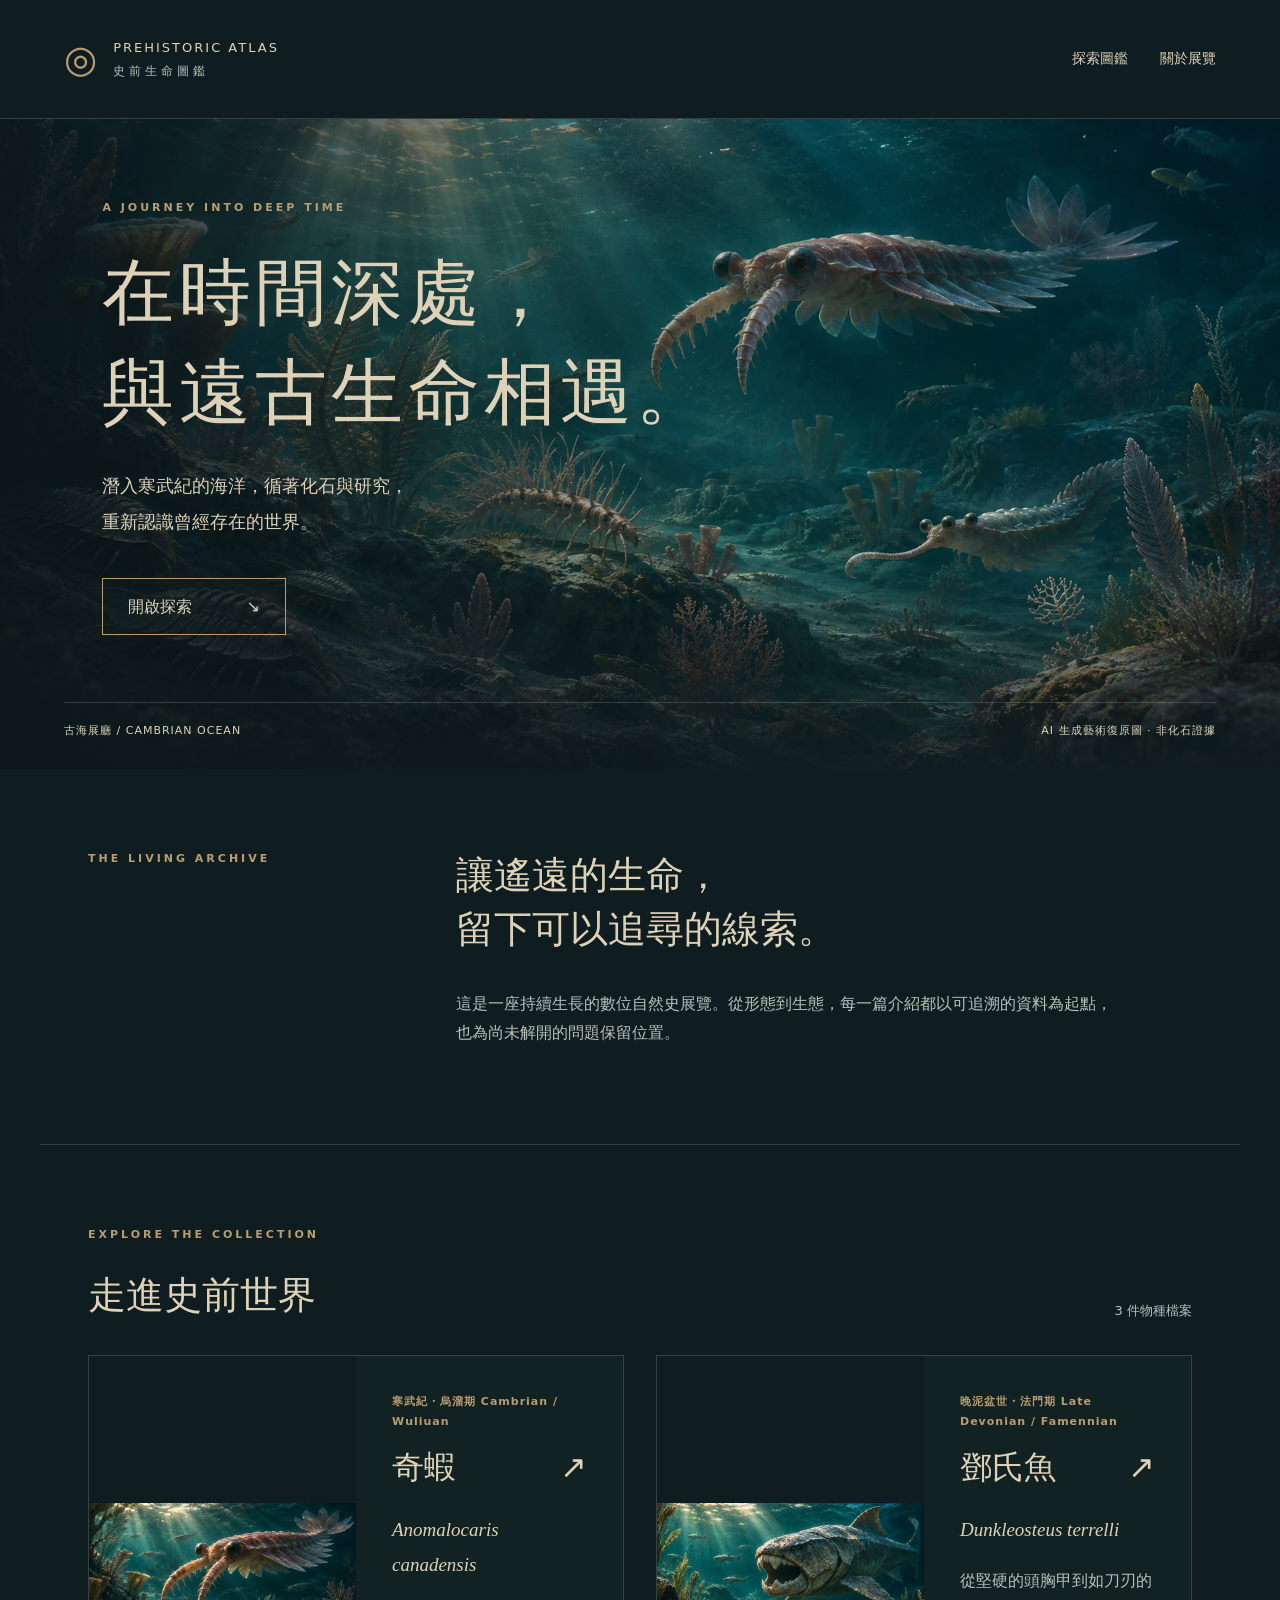
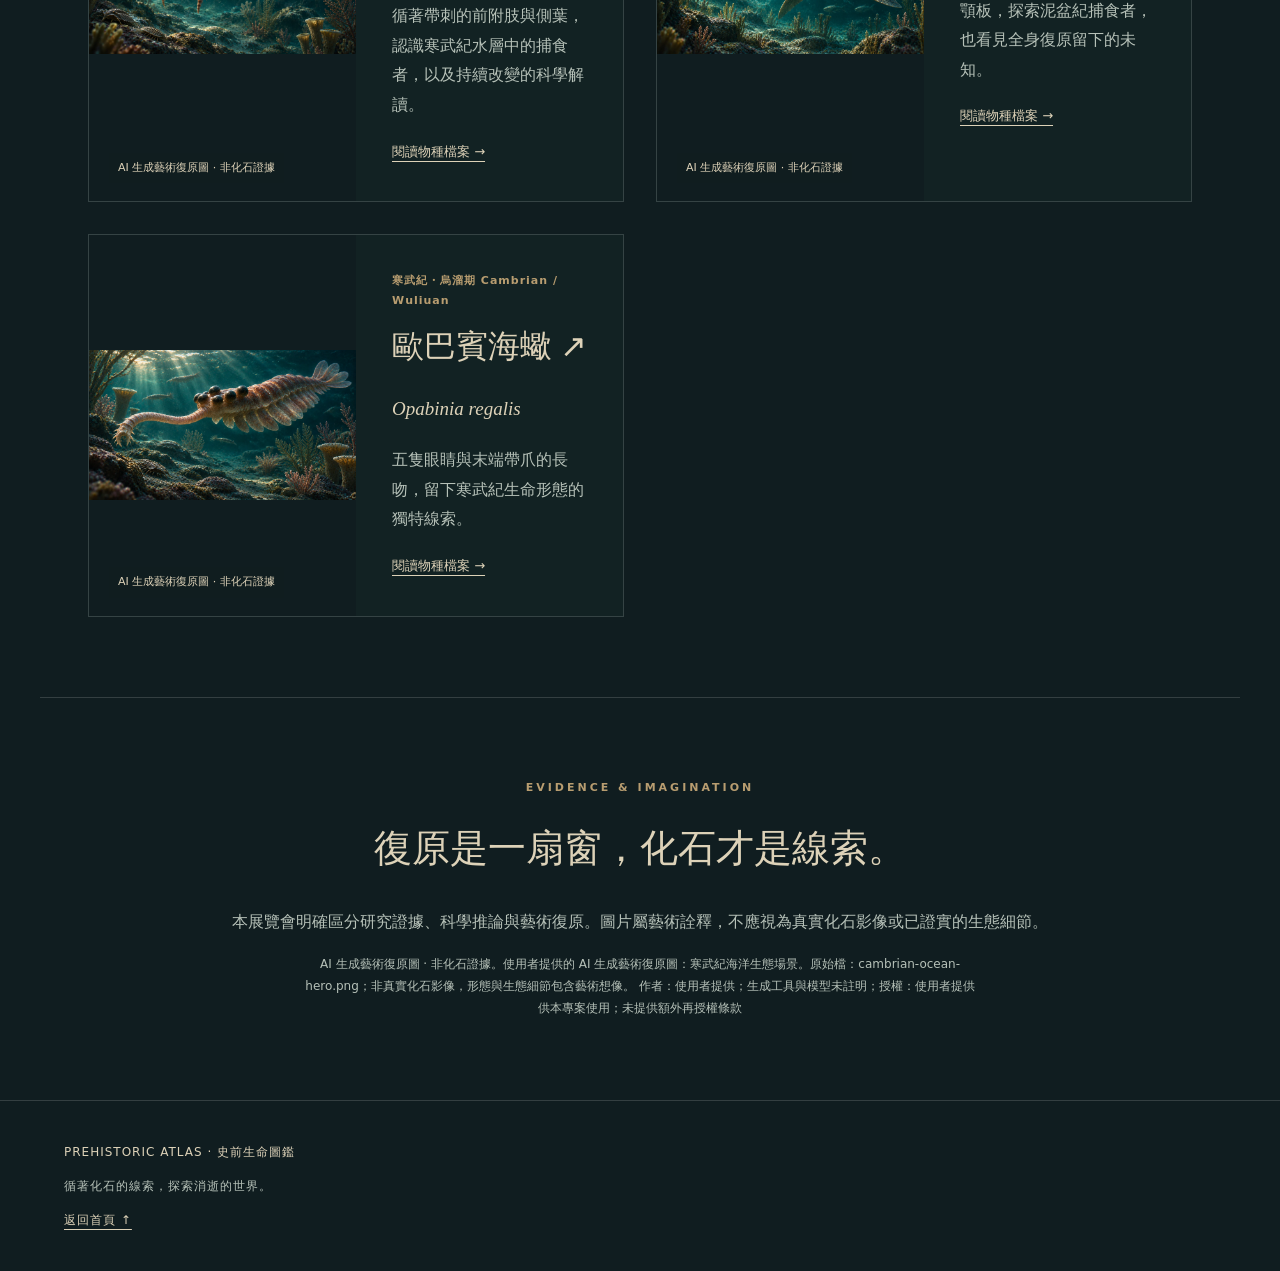
<file: index.html>
<!doctype html>
<html lang="zh-Hant"><head><meta charset="utf-8"><meta name="viewport" content="width=device-width, initial-scale=1"><meta name="description" content="以可追溯的科學資料，探索史前生命與古海世界。"><title>探索遠古海洋 | 史前生命圖鑑</title><link rel="stylesheet" href="assets/css/style.css?v=20261115-final"></head>
<body><a class="skip" href="#main">跳至主要內容</a><header class="site-header"><a class="brand" href="index.html"><span class="brand-mark" aria-hidden="true">◎</span><span>PREHISTORIC ATLAS<small>史前生命圖鑑</small></span></a><nav aria-label="主要導覽"><a href="index.html#exhibition">探索圖鑑</a><a href="index.html#about">關於展覽</a></nav></header>
<main id="main"><section class="hero home-hero"><img class="media" src="assets/images/cambrian-ocean-hero.webp" alt="寒武紀海洋生態環境藝術復原"><div class="hero-content"><p class="eyebrow">A JOURNEY INTO DEEP TIME</p><h1>在時間深處，<br>與遠古生命相遇。</h1><p class="lead">潛入寒武紀的海洋，循著化石與研究，<br class="desktop">重新認識曾經存在的世界。</p><a class="button" href="#exhibition">開啟探索 <span aria-hidden="true">↘</span></a></div><div class="hero-caption"><span>古海展廳 / CAMBRIAN OCEAN</span><span>AI 生成藝術復原圖 · 非化石證據</span></div></section>
<section class="intro wrap" id="about"><p class="eyebrow">THE LIVING ARCHIVE</p><div><h2>讓遙遠的生命，<br>留下可以追尋的線索。</h2><p>這是一座持續生長的數位自然史展覽。從形態到生態，每一篇介紹都以可追溯的資料為起點，也為尚未解開的問題保留位置。</p></div></section>
<section class="exhibition wrap" id="exhibition"><div class="section-heading"><div><p class="eyebrow">EXPLORE THE COLLECTION</p><h2>走進史前世界</h2></div><span>3 件物種檔案</span></div><div class="cards"><article class="card"><a href="pages/anomalocaris-canadensis.html" class="card-image" aria-label="探索奇蝦"><img class="media" src="assets/images/anomalocaris-canadensis-hero.webp" alt="奇蝦環境藝術復原"><span class="image-label">AI 生成藝術復原圖 · 非化石證據</span></a><div class="card-body"><p class="eyebrow">寒武紀・烏溜期 Cambrian / Wuliuan</p><h3><a href="pages/anomalocaris-canadensis.html">奇蝦 <span aria-hidden="true">↗</span></a></h3><p class="latin"><i>Anomalocaris canadensis</i></p><p>循著帶刺的前附肢與側葉，認識寒武紀水層中的捕食者，以及持續改變的科學解讀。</p><a class="text-link" href="pages/anomalocaris-canadensis.html">閱讀物種檔案 →</a></div></article>
<article class="card"><a href="pages/dunkleosteus-terrelli.html" class="card-image" aria-label="探索鄧氏魚"><img class="media" src="assets/images/dunkleosteus-terrelli-hero.webp" alt="鄧氏魚環境藝術復原"><span class="image-label">AI 生成藝術復原圖 · 非化石證據</span></a><div class="card-body"><p class="eyebrow">晚泥盆世・法門期 Late Devonian / Famennian</p><h3><a href="pages/dunkleosteus-terrelli.html">鄧氏魚 <span aria-hidden="true">↗</span></a></h3><p class="latin"><i>Dunkleosteus terrelli</i></p><p>從堅硬的頭胸甲到如刀刃的顎板，探索泥盆紀捕食者，也看見全身復原留下的未知。</p><a class="text-link" href="pages/dunkleosteus-terrelli.html">閱讀物種檔案 →</a></div></article>
<article class="card"><a href="pages/opabinia-regalis.html" class="card-image" aria-label="探索歐巴賓海蠍"><img class="media" src="assets/images/opabinia-regalis-hero.webp" alt="歐巴賓海蠍環境藝術復原"><span class="image-label">AI 生成藝術復原圖 · 非化石證據</span></a><div class="card-body"><p class="eyebrow">寒武紀・烏溜期 Cambrian / Wuliuan</p><h3><a href="pages/opabinia-regalis.html">歐巴賓海蠍 <span aria-hidden="true">↗</span></a></h3><p class="latin"><i>Opabinia regalis</i></p><p>五隻眼睛與末端帶爪的長吻，留下寒武紀生命形態的獨特線索。</p><a class="text-link" href="pages/opabinia-regalis.html">閱讀物種檔案 →</a></div></article>
</div></section>
<section class="closing wrap"><p class="eyebrow">EVIDENCE & IMAGINATION</p><h2>復原是一扇窗，化石才是線索。</h2><p>本展覽會明確區分研究證據、科學推論與藝術復原。圖片屬藝術詮釋，不應視為真實化石影像或已證實的生態細節。</p><p class="image-disclosure">AI 生成藝術復原圖 · 非化石證據。使用者提供的 AI 生成藝術復原圖：寒武紀海洋生態場景。原始檔：cambrian-ocean-hero.png；非真實化石影像，形態與生態細節包含藝術想像。 作者：使用者提供；生成工具與模型未註明；授權：使用者提供供本專案使用；未提供額外再授權條款</p></section>
</main><footer><span>PREHISTORIC ATLAS · 史前生命圖鑑</span><p>循著化石的線索，探索消逝的世界。</p><a href="index.html">返回首頁 ↑</a></footer></body></html>
</file>
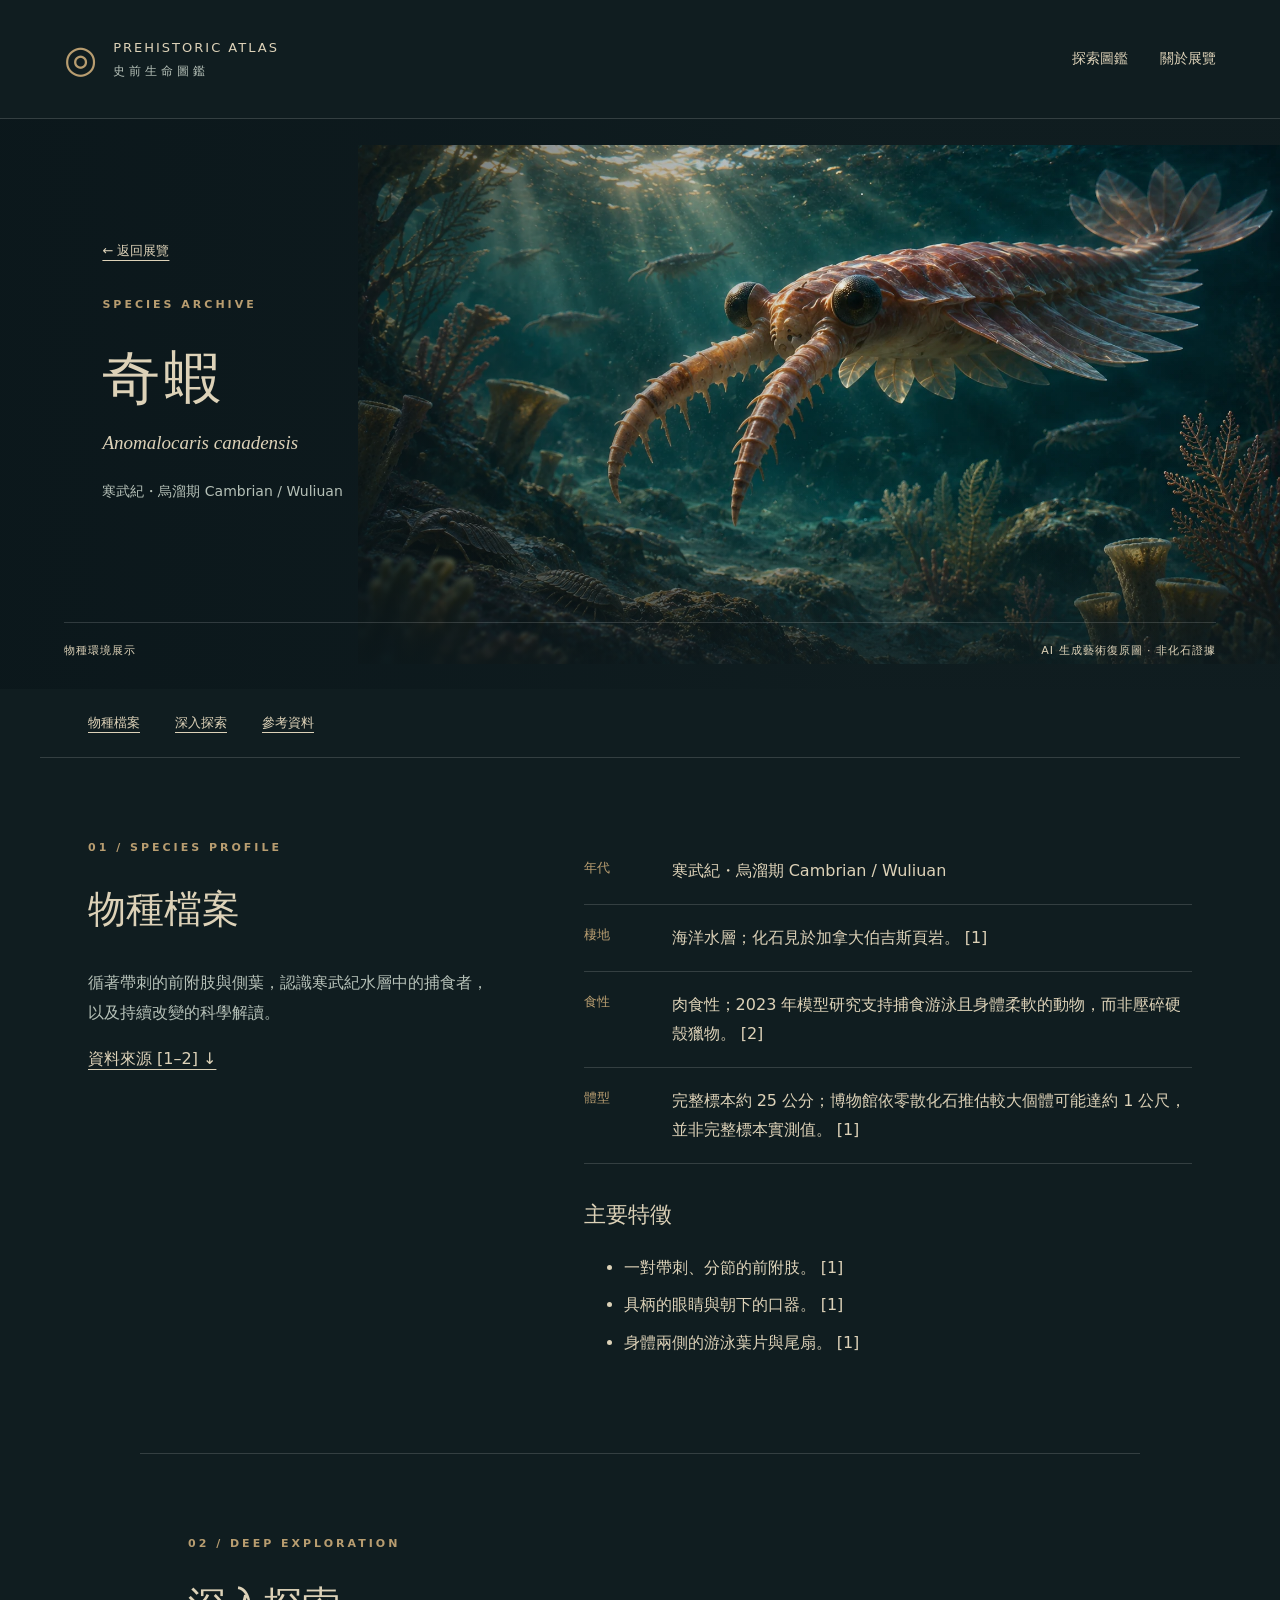
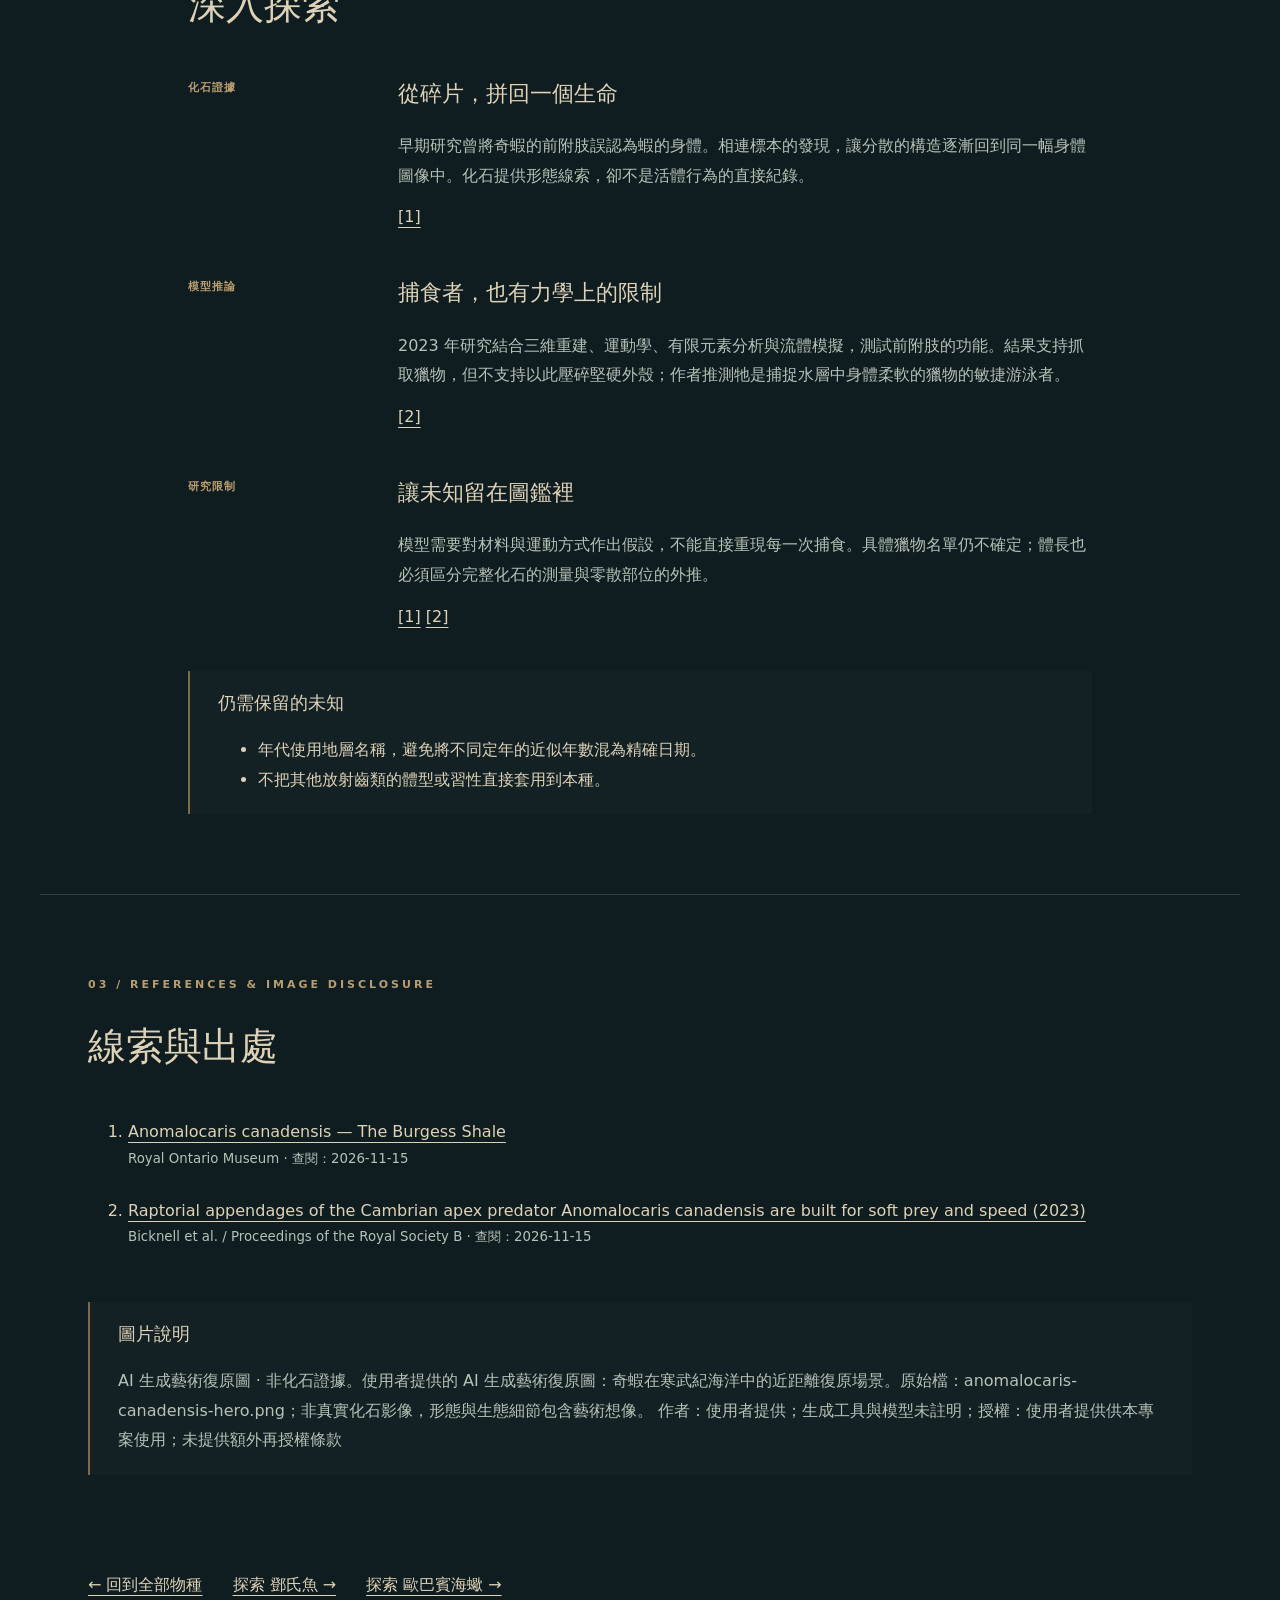
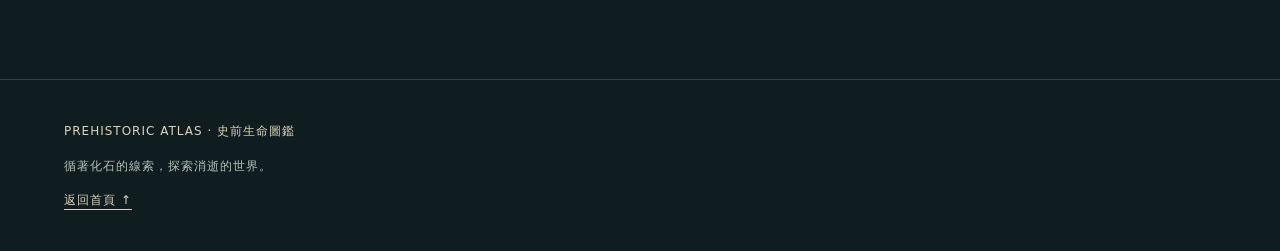
<file: pages/anomalocaris-canadensis.html>
<!doctype html>
<html lang="zh-Hant"><head><meta charset="utf-8"><meta name="viewport" content="width=device-width, initial-scale=1"><meta name="description" content="循著帶刺的前附肢與側葉，認識寒武紀水層中的捕食者，以及持續改變的科學解讀。"><title>奇蝦 | 史前生命圖鑑</title><link rel="stylesheet" href="../assets/css/style.css?v=20261115-final"></head>
<body><a class="skip" href="#main">跳至主要內容</a><header class="site-header"><a class="brand" href="../index.html"><span class="brand-mark" aria-hidden="true">◎</span><span>PREHISTORIC ATLAS<small>史前生命圖鑑</small></span></a><nav aria-label="主要導覽"><a href="../index.html#exhibition">探索圖鑑</a><a href="../index.html#about">關於展覽</a></nav></header>
<main id="main"><section class="hero species-hero"><img class="media" src="../assets/images/anomalocaris-canadensis-hero.webp" alt="奇蝦環境藝術復原"><div class="hero-content"><a class="back" href="../index.html#exhibition">← 返回展覽</a><p class="eyebrow">SPECIES ARCHIVE</p><h1>奇蝦</h1><p class="latin"><i>Anomalocaris canadensis</i></p><p class="period">寒武紀・烏溜期 Cambrian / Wuliuan</p></div><div class="hero-caption"><span>物種環境展示</span><span>AI 生成藝術復原圖 · 非化石證據</span></div></section>
<nav class="section-nav wrap" aria-label="本頁章節"><a href="#profile">物種檔案</a><a href="#exploration">深入探索</a><a href="#references">參考資料</a></nav>
<section class="profile wrap" id="profile"><div><p class="eyebrow">01 / SPECIES PROFILE</p><h2>物種檔案</h2><p>循著帶刺的前附肢與側葉，認識寒武紀水層中的捕食者，以及持續改變的科學解讀。</p><a href="#references">資料來源 [1–2] ↓</a></div><div><dl><div><dt>年代</dt><dd>寒武紀・烏溜期 Cambrian / Wuliuan</dd></div><div><dt>棲地</dt><dd>海洋水層；化石見於加拿大伯吉斯頁岩。 [1]</dd></div><div><dt>食性</dt><dd>肉食性；2023 年模型研究支持捕食游泳且身體柔軟的動物，而非壓碎硬殼獵物。 [2]</dd></div><div><dt>體型</dt><dd>完整標本約 25 公分；博物館依零散化石推估較大個體可能達約 1 公尺，並非完整標本實測值。 [1]</dd></div></dl><h3>主要特徵</h3><ul><li>一對帶刺、分節的前附肢。 [1]</li><li>具柄的眼睛與朝下的口器。 [1]</li><li>身體兩側的游泳葉片與尾扇。 [1]</li></ul></div></section>
<section class="exploration wrap" id="exploration"><p class="eyebrow">02 / DEEP EXPLORATION</p><h2>深入探索</h2><article class="story"><p class="eyebrow">化石證據</p><div><h3>從碎片，拼回一個生命</h3><p>早期研究曾將奇蝦的前附肢誤認為蝦的身體。相連標本的發現，讓分散的構造逐漸回到同一幅身體圖像中。化石提供形態線索，卻不是活體行為的直接紀錄。</p><a href="#source-1">[1]</a></div></article><article class="story"><p class="eyebrow">模型推論</p><div><h3>捕食者，也有力學上的限制</h3><p>2023 年研究結合三維重建、運動學、有限元素分析與流體模擬，測試前附肢的功能。結果支持抓取獵物，但不支持以此壓碎堅硬外殼；作者推測牠是捕捉水層中身體柔軟的獵物的敏捷游泳者。</p><a href="#source-2">[2]</a></div></article><article class="story"><p class="eyebrow">研究限制</p><div><h3>讓未知留在圖鑑裡</h3><p>模型需要對材料與運動方式作出假設，不能直接重現每一次捕食。具體獵物名單仍不確定；體長也必須區分完整化石的測量與零散部位的外推。</p><a href="#source-1">[1]</a> <a href="#source-2">[2]</a></div></article><div class="note"><h3>仍需保留的未知</h3><ul><li>年代使用地層名稱，避免將不同定年的近似年數混為精確日期。</li><li>不把其他放射齒類的體型或習性直接套用到本種。</li></ul></div></section>
<section class="references wrap" id="references"><p class="eyebrow">03 / REFERENCES & IMAGE DISCLOSURE</p><h2>線索與出處</h2><ol><li id="source-1"><a href="https://burgess-shale.rom.on.ca/fossils/anomalocaris-canadensis/">Anomalocaris canadensis — The Burgess Shale</a><small>Royal Ontario Museum · 查閱：2026-11-15</small></li><li id="source-2"><a href="https://pubmed.ncbi.nlm.nih.gov/37403497/">Raptorial appendages of the Cambrian apex predator Anomalocaris canadensis are built for soft prey and speed (2023)</a><small>Bicknell et al. / Proceedings of the Royal Society B · 查閱：2026-11-15</small></li></ol><div class="note"><h3>圖片說明</h3><p>AI 生成藝術復原圖 · 非化石證據。使用者提供的 AI 生成藝術復原圖：奇蝦在寒武紀海洋中的近距離復原場景。原始檔：anomalocaris-canadensis-hero.png；非真實化石影像，形態與生態細節包含藝術想像。 作者：使用者提供；生成工具與模型未註明；授權：使用者提供供本專案使用；未提供額外再授權條款</p></div></section><nav class="other-species wrap" aria-label="繼續探索"><a href="../index.html#exhibition">← 回到全部物種</a><a href="dunkleosteus-terrelli.html">探索 鄧氏魚 →</a><a href="opabinia-regalis.html">探索 歐巴賓海蠍 →</a></nav>
</main><footer><span>PREHISTORIC ATLAS · 史前生命圖鑑</span><p>循著化石的線索，探索消逝的世界。</p><a href="../index.html">返回首頁 ↑</a></footer></body></html>
</file>
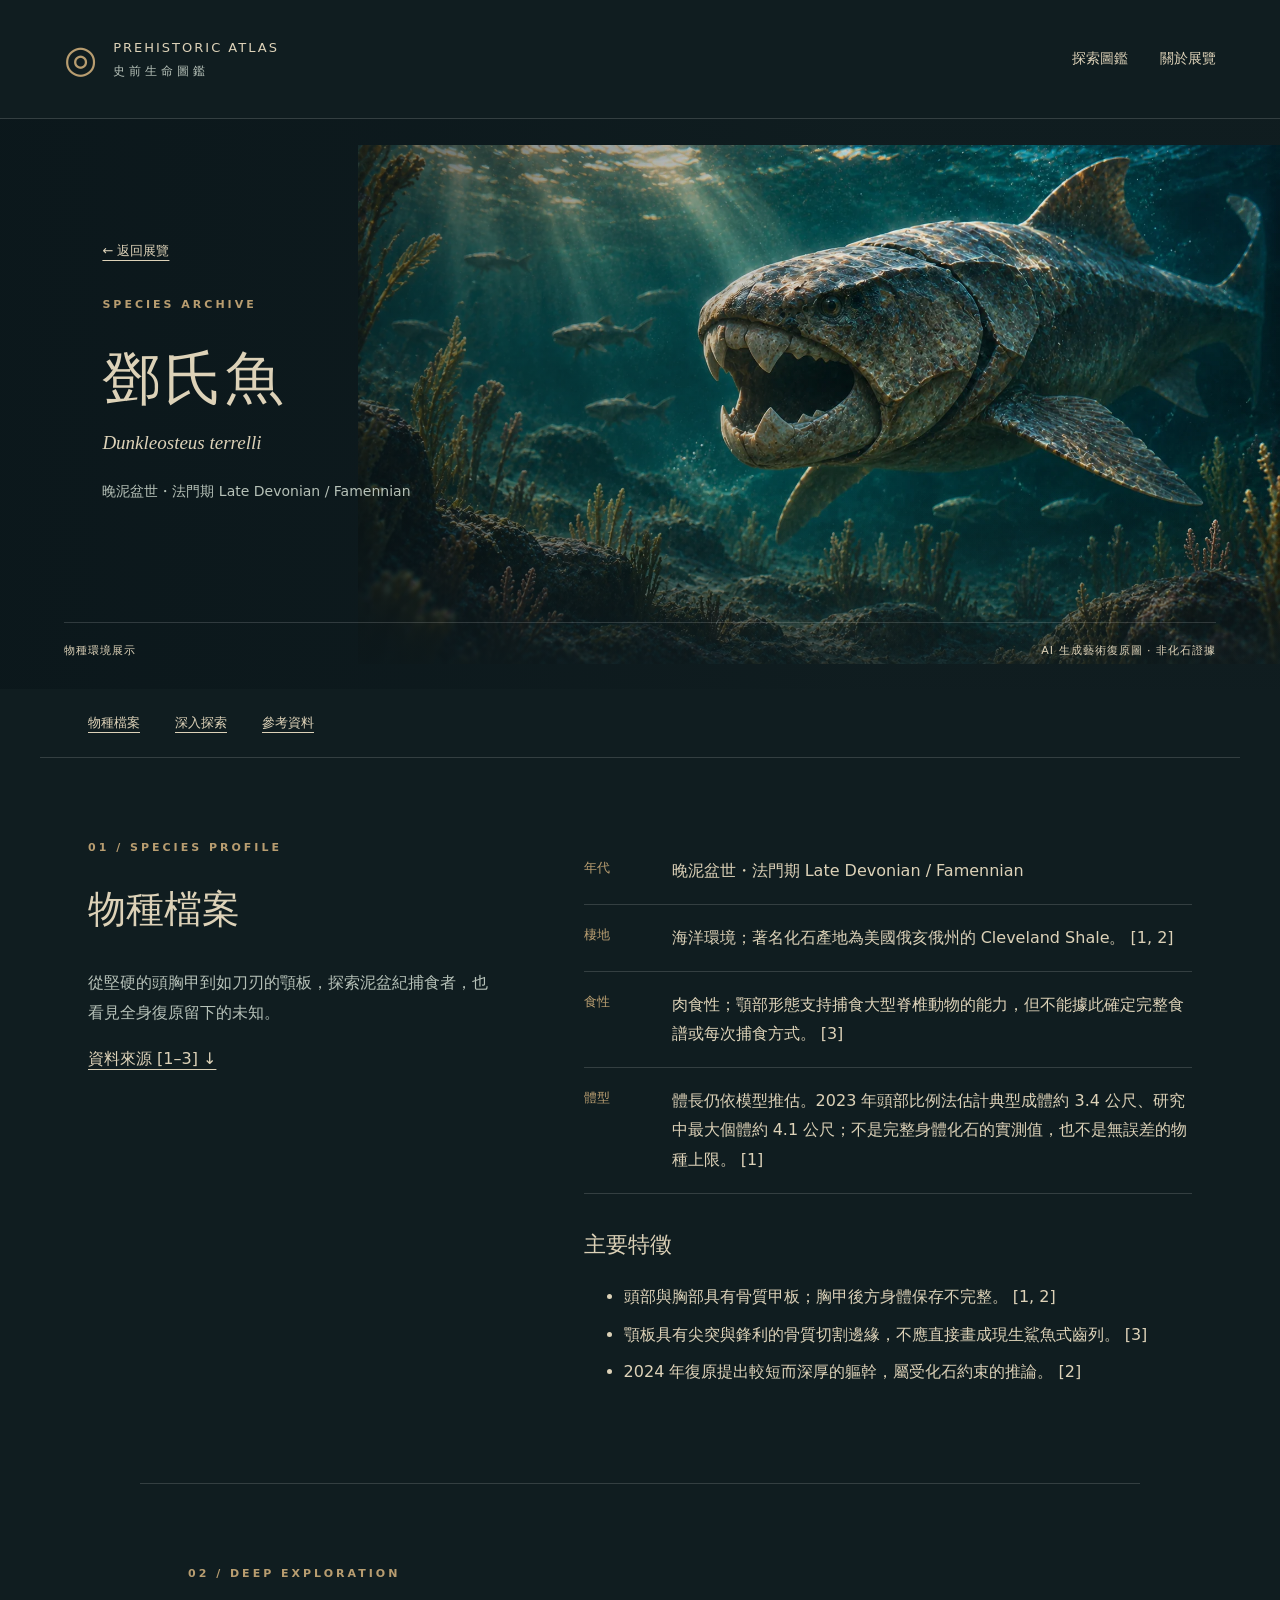
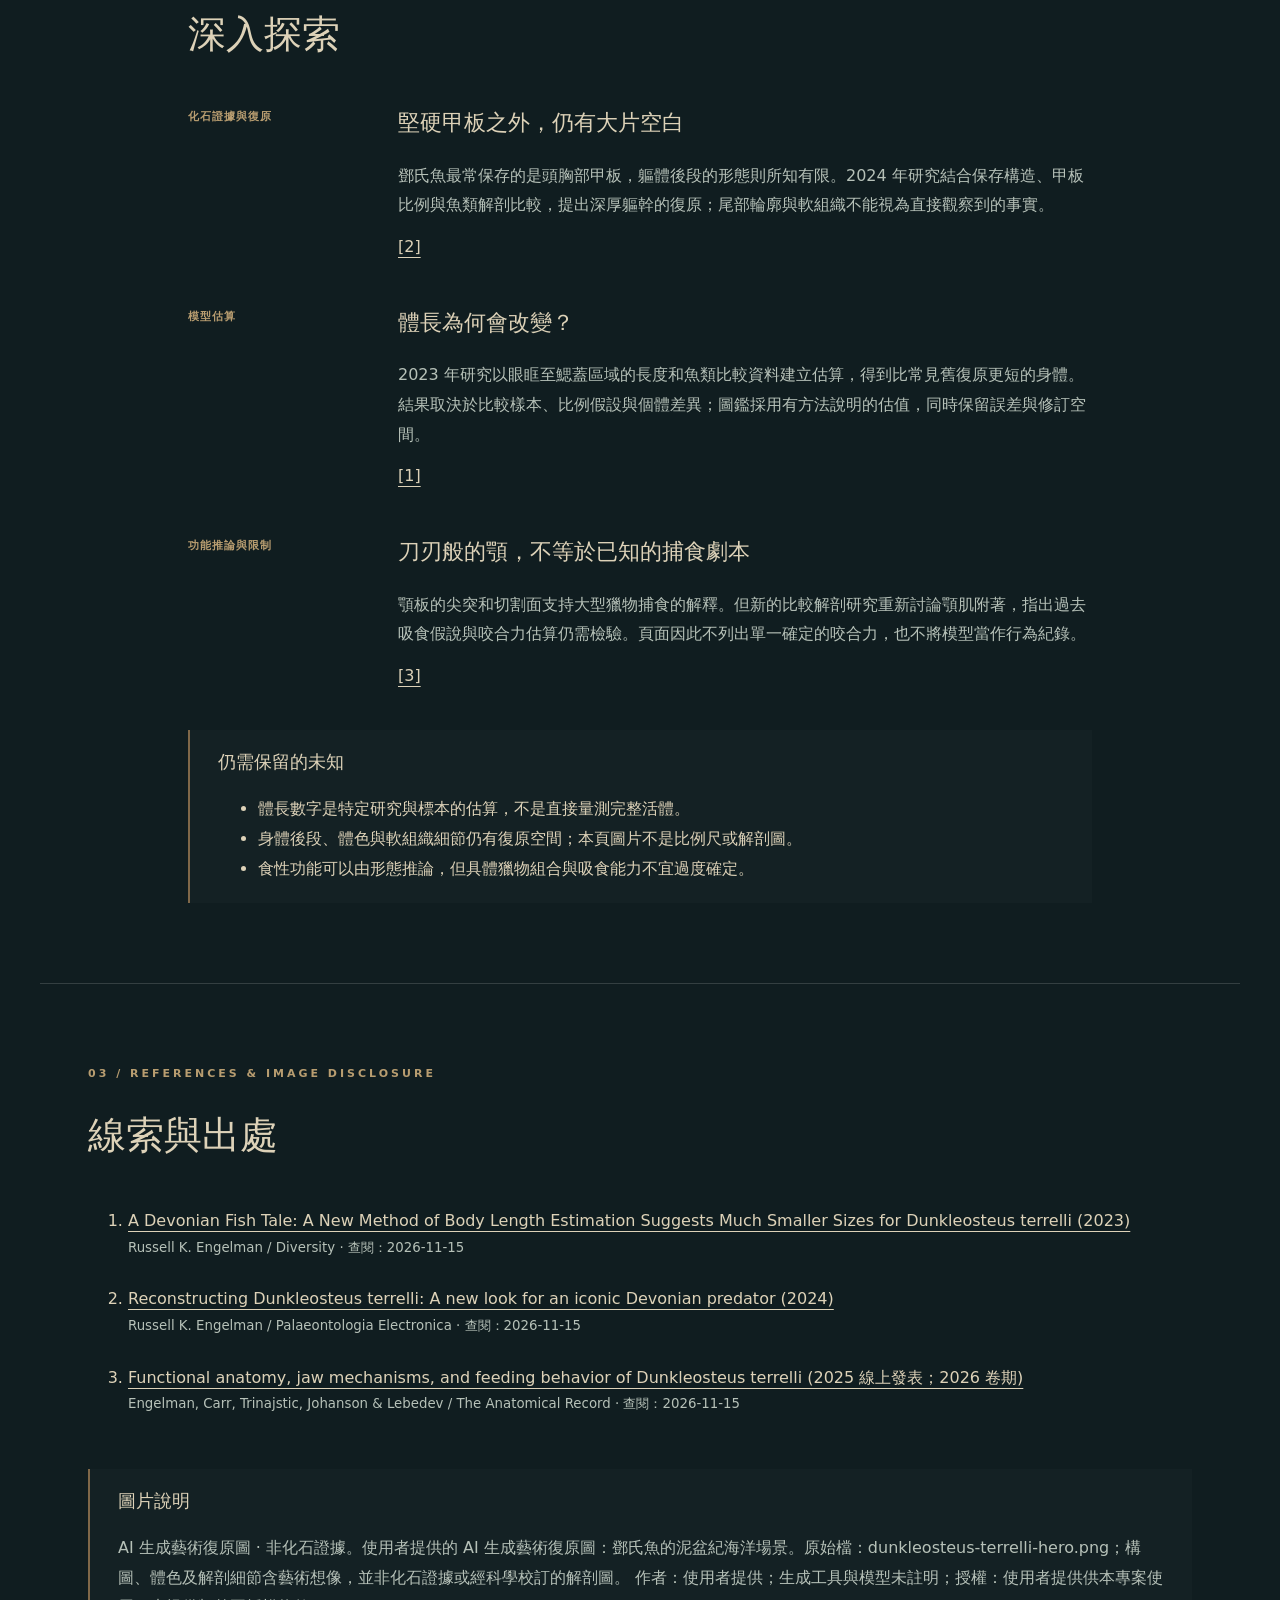
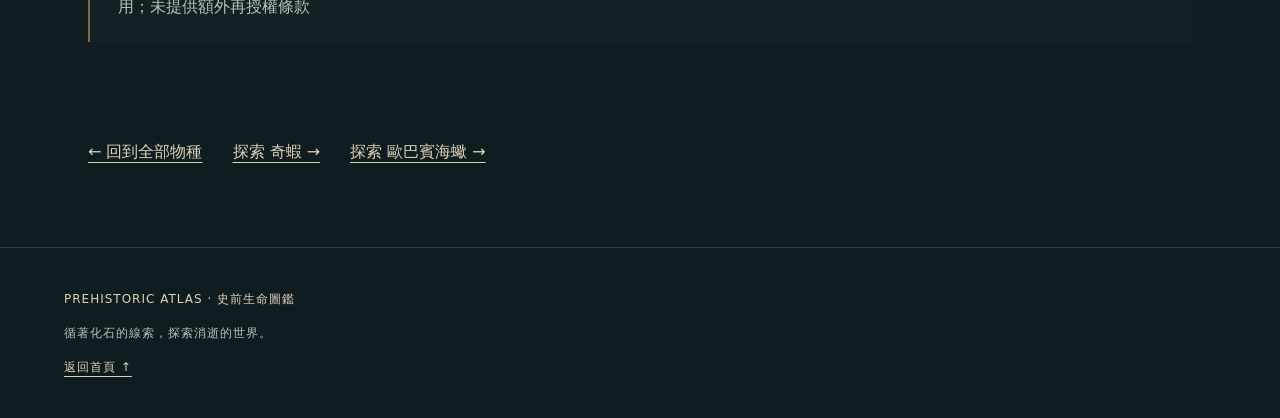
<file: pages/dunkleosteus-terrelli.html>
<!doctype html>
<html lang="zh-Hant"><head><meta charset="utf-8"><meta name="viewport" content="width=device-width, initial-scale=1"><meta name="description" content="從堅硬的頭胸甲到如刀刃的顎板，探索泥盆紀捕食者，也看見全身復原留下的未知。"><title>鄧氏魚 | 史前生命圖鑑</title><link rel="stylesheet" href="../assets/css/style.css?v=20261115-final"></head>
<body><a class="skip" href="#main">跳至主要內容</a><header class="site-header"><a class="brand" href="../index.html"><span class="brand-mark" aria-hidden="true">◎</span><span>PREHISTORIC ATLAS<small>史前生命圖鑑</small></span></a><nav aria-label="主要導覽"><a href="../index.html#exhibition">探索圖鑑</a><a href="../index.html#about">關於展覽</a></nav></header>
<main id="main"><section class="hero species-hero"><img class="media" src="../assets/images/dunkleosteus-terrelli-hero.webp" alt="鄧氏魚環境藝術復原"><div class="hero-content"><a class="back" href="../index.html#exhibition">← 返回展覽</a><p class="eyebrow">SPECIES ARCHIVE</p><h1>鄧氏魚</h1><p class="latin"><i>Dunkleosteus terrelli</i></p><p class="period">晚泥盆世・法門期 Late Devonian / Famennian</p></div><div class="hero-caption"><span>物種環境展示</span><span>AI 生成藝術復原圖 · 非化石證據</span></div></section>
<nav class="section-nav wrap" aria-label="本頁章節"><a href="#profile">物種檔案</a><a href="#exploration">深入探索</a><a href="#references">參考資料</a></nav>
<section class="profile wrap" id="profile"><div><p class="eyebrow">01 / SPECIES PROFILE</p><h2>物種檔案</h2><p>從堅硬的頭胸甲到如刀刃的顎板，探索泥盆紀捕食者，也看見全身復原留下的未知。</p><a href="#references">資料來源 [1–3] ↓</a></div><div><dl><div><dt>年代</dt><dd>晚泥盆世・法門期 Late Devonian / Famennian</dd></div><div><dt>棲地</dt><dd>海洋環境；著名化石產地為美國俄亥俄州的 Cleveland Shale。 [1, 2]</dd></div><div><dt>食性</dt><dd>肉食性；顎部形態支持捕食大型脊椎動物的能力，但不能據此確定完整食譜或每次捕食方式。 [3]</dd></div><div><dt>體型</dt><dd>體長仍依模型推估。2023 年頭部比例法估計典型成體約 3.4 公尺、研究中最大個體約 4.1 公尺；不是完整身體化石的實測值，也不是無誤差的物種上限。 [1]</dd></div></dl><h3>主要特徵</h3><ul><li>頭部與胸部具有骨質甲板；胸甲後方身體保存不完整。 [1, 2]</li><li>顎板具有尖突與鋒利的骨質切割邊緣，不應直接畫成現生鯊魚式齒列。 [3]</li><li>2024 年復原提出較短而深厚的軀幹，屬受化石約束的推論。 [2]</li></ul></div></section>
<section class="exploration wrap" id="exploration"><p class="eyebrow">02 / DEEP EXPLORATION</p><h2>深入探索</h2><article class="story"><p class="eyebrow">化石證據與復原</p><div><h3>堅硬甲板之外，仍有大片空白</h3><p>鄧氏魚最常保存的是頭胸部甲板，軀體後段的形態則所知有限。2024 年研究結合保存構造、甲板比例與魚類解剖比較，提出深厚軀幹的復原；尾部輪廓與軟組織不能視為直接觀察到的事實。</p><a href="#source-2">[2]</a></div></article><article class="story"><p class="eyebrow">模型估算</p><div><h3>體長為何會改變？</h3><p>2023 年研究以眼眶至鰓蓋區域的長度和魚類比較資料建立估算，得到比常見舊復原更短的身體。結果取決於比較樣本、比例假設與個體差異；圖鑑採用有方法說明的估值，同時保留誤差與修訂空間。</p><a href="#source-1">[1]</a></div></article><article class="story"><p class="eyebrow">功能推論與限制</p><div><h3>刀刃般的顎，不等於已知的捕食劇本</h3><p>顎板的尖突和切割面支持大型獵物捕食的解釋。但新的比較解剖研究重新討論顎肌附著，指出過去吸食假說與咬合力估算仍需檢驗。頁面因此不列出單一確定的咬合力，也不將模型當作行為紀錄。</p><a href="#source-3">[3]</a></div></article><div class="note"><h3>仍需保留的未知</h3><ul><li>體長數字是特定研究與標本的估算，不是直接量測完整活體。</li><li>身體後段、體色與軟組織細節仍有復原空間；本頁圖片不是比例尺或解剖圖。</li><li>食性功能可以由形態推論，但具體獵物組合與吸食能力不宜過度確定。</li></ul></div></section>
<section class="references wrap" id="references"><p class="eyebrow">03 / REFERENCES & IMAGE DISCLOSURE</p><h2>線索與出處</h2><ol><li id="source-1"><a href="https://www.mdpi.com/1424-2818/15/3/318">A Devonian Fish Tale: A New Method of Body Length Estimation Suggests Much Smaller Sizes for Dunkleosteus terrelli (2023)</a><small>Russell K. Engelman / Diversity · 查閱：2026-11-15</small></li><li id="source-2"><a href="https://www.palaeo-electronica.org/content/2024/5307-dunkleosteus-reconstruction">Reconstructing Dunkleosteus terrelli: A new look for an iconic Devonian predator (2024)</a><small>Russell K. Engelman / Palaeontologia Electronica · 查閱：2026-11-15</small></li><li id="source-3"><a href="https://anatomypubs.onlinelibrary.wiley.com/doi/10.1002/ar.70075">Functional anatomy, jaw mechanisms, and feeding behavior of Dunkleosteus terrelli (2025 線上發表；2026 卷期)</a><small>Engelman, Carr, Trinajstic, Johanson &amp; Lebedev / The Anatomical Record · 查閱：2026-11-15</small></li></ol><div class="note"><h3>圖片說明</h3><p>AI 生成藝術復原圖 · 非化石證據。使用者提供的 AI 生成藝術復原圖：鄧氏魚的泥盆紀海洋場景。原始檔：dunkleosteus-terrelli-hero.png；構圖、體色及解剖細節含藝術想像，並非化石證據或經科學校訂的解剖圖。 作者：使用者提供；生成工具與模型未註明；授權：使用者提供供本專案使用；未提供額外再授權條款</p></div></section><nav class="other-species wrap" aria-label="繼續探索"><a href="../index.html#exhibition">← 回到全部物種</a><a href="anomalocaris-canadensis.html">探索 奇蝦 →</a><a href="opabinia-regalis.html">探索 歐巴賓海蠍 →</a></nav>
</main><footer><span>PREHISTORIC ATLAS · 史前生命圖鑑</span><p>循著化石的線索，探索消逝的世界。</p><a href="../index.html">返回首頁 ↑</a></footer></body></html>
</file>
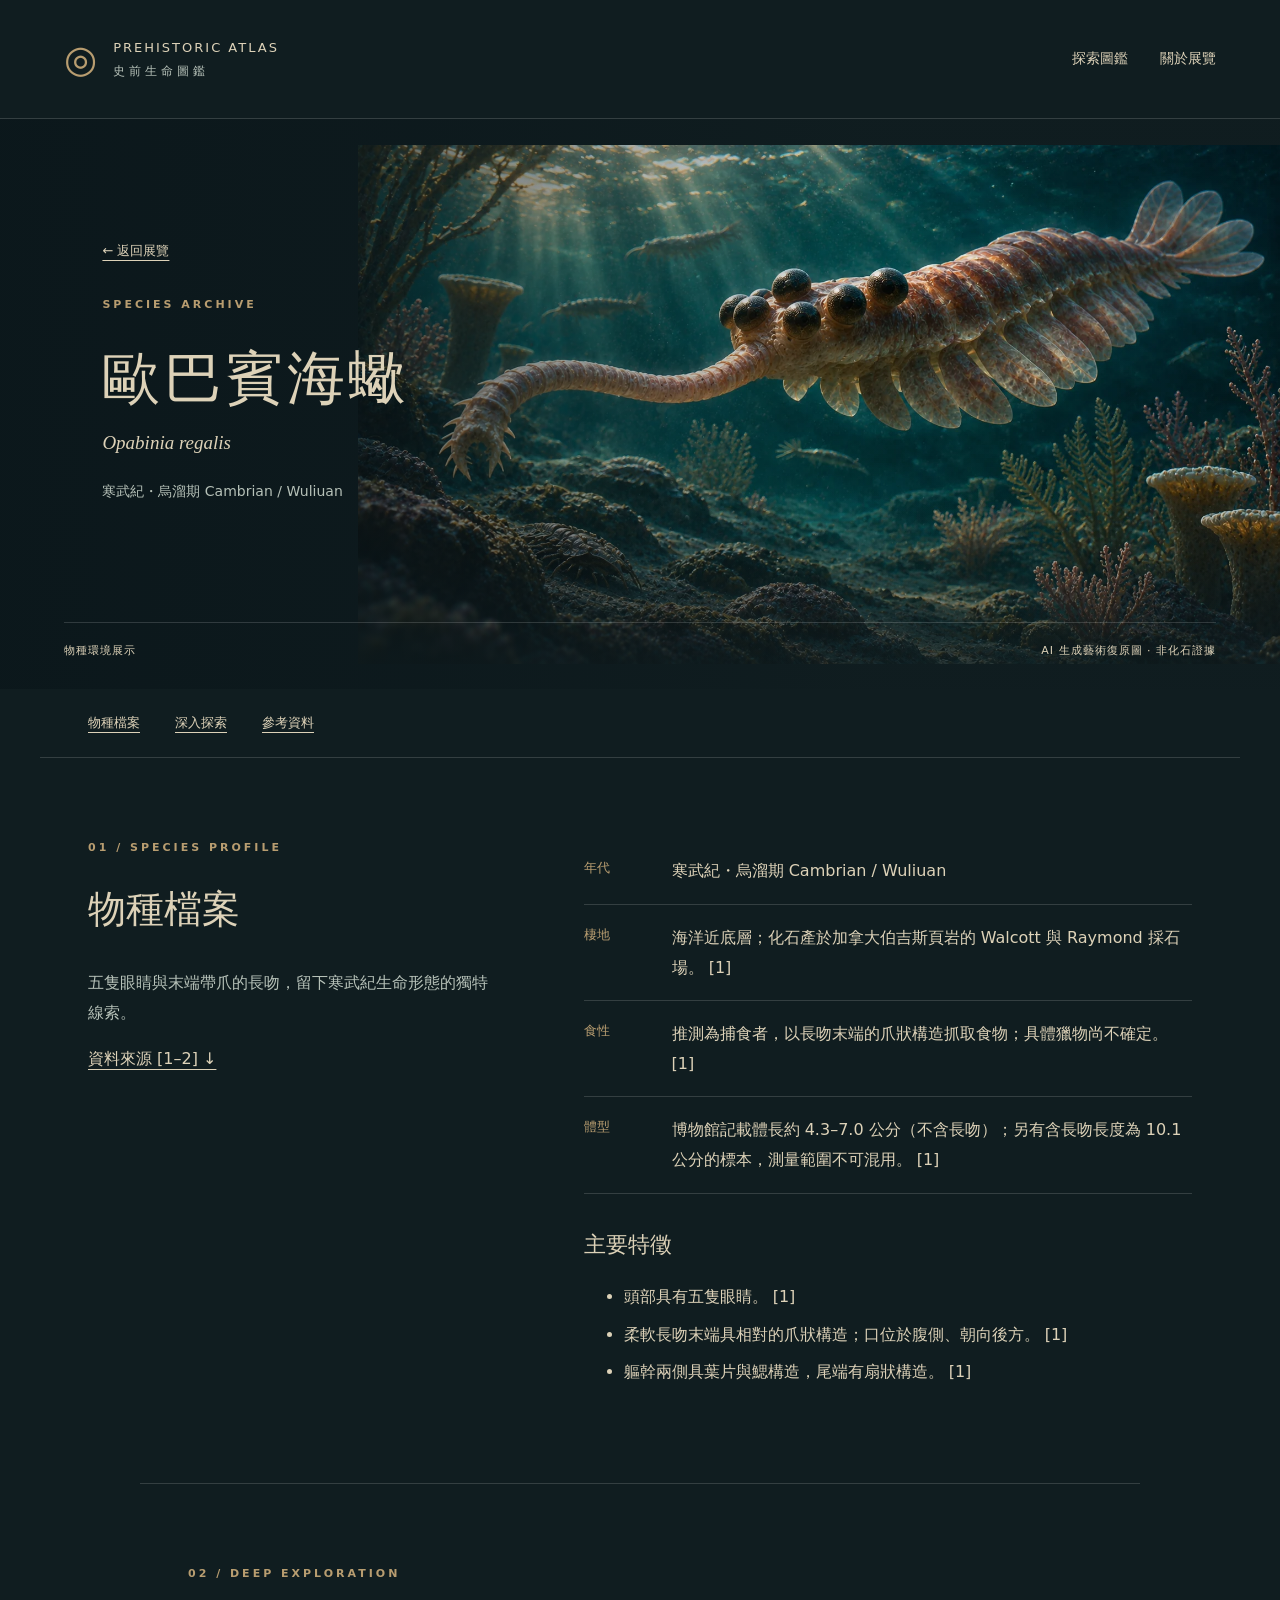
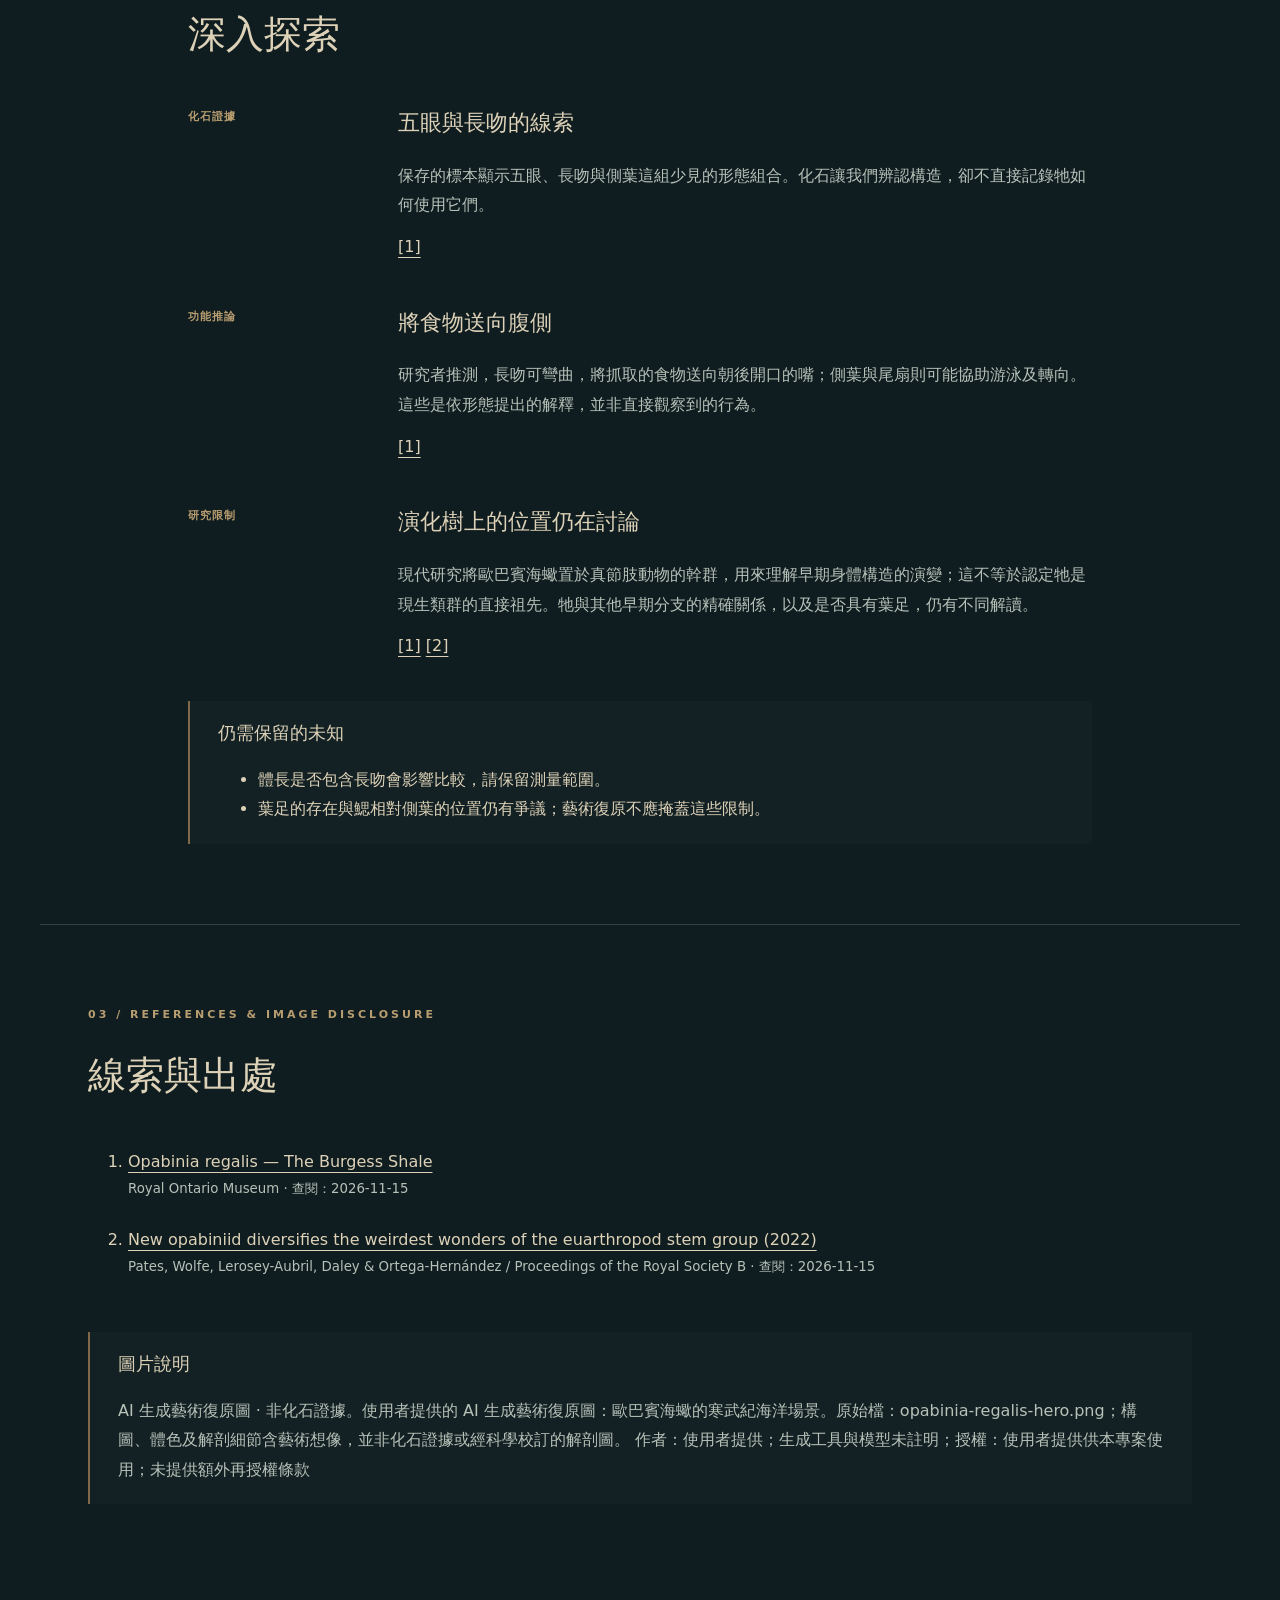
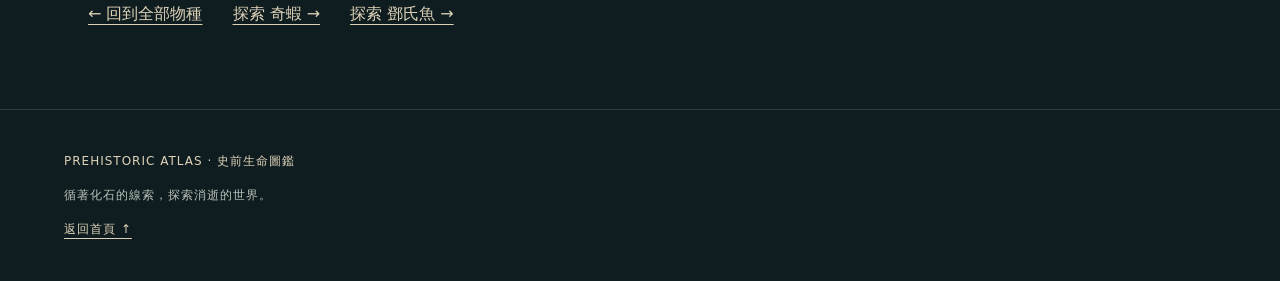
<file: pages/opabinia-regalis.html>
<!doctype html>
<html lang="zh-Hant"><head><meta charset="utf-8"><meta name="viewport" content="width=device-width, initial-scale=1"><meta name="description" content="五隻眼睛與末端帶爪的長吻，留下寒武紀生命形態的獨特線索。"><title>歐巴賓海蠍 | 史前生命圖鑑</title><link rel="stylesheet" href="../assets/css/style.css?v=20261115-final"></head>
<body><a class="skip" href="#main">跳至主要內容</a><header class="site-header"><a class="brand" href="../index.html"><span class="brand-mark" aria-hidden="true">◎</span><span>PREHISTORIC ATLAS<small>史前生命圖鑑</small></span></a><nav aria-label="主要導覽"><a href="../index.html#exhibition">探索圖鑑</a><a href="../index.html#about">關於展覽</a></nav></header>
<main id="main"><section class="hero species-hero"><img class="media" src="../assets/images/opabinia-regalis-hero.webp" alt="歐巴賓海蠍環境藝術復原"><div class="hero-content"><a class="back" href="../index.html#exhibition">← 返回展覽</a><p class="eyebrow">SPECIES ARCHIVE</p><h1>歐巴賓海蠍</h1><p class="latin"><i>Opabinia regalis</i></p><p class="period">寒武紀・烏溜期 Cambrian / Wuliuan</p></div><div class="hero-caption"><span>物種環境展示</span><span>AI 生成藝術復原圖 · 非化石證據</span></div></section>
<nav class="section-nav wrap" aria-label="本頁章節"><a href="#profile">物種檔案</a><a href="#exploration">深入探索</a><a href="#references">參考資料</a></nav>
<section class="profile wrap" id="profile"><div><p class="eyebrow">01 / SPECIES PROFILE</p><h2>物種檔案</h2><p>五隻眼睛與末端帶爪的長吻，留下寒武紀生命形態的獨特線索。</p><a href="#references">資料來源 [1–2] ↓</a></div><div><dl><div><dt>年代</dt><dd>寒武紀・烏溜期 Cambrian / Wuliuan</dd></div><div><dt>棲地</dt><dd>海洋近底層；化石產於加拿大伯吉斯頁岩的 Walcott 與 Raymond 採石場。 [1]</dd></div><div><dt>食性</dt><dd>推測為捕食者，以長吻末端的爪狀構造抓取食物；具體獵物尚不確定。 [1]</dd></div><div><dt>體型</dt><dd>博物館記載體長約 4.3–7.0 公分（不含長吻）；另有含長吻長度為 10.1 公分的標本，測量範圍不可混用。 [1]</dd></div></dl><h3>主要特徵</h3><ul><li>頭部具有五隻眼睛。 [1]</li><li>柔軟長吻末端具相對的爪狀構造；口位於腹側、朝向後方。 [1]</li><li>軀幹兩側具葉片與鰓構造，尾端有扇狀構造。 [1]</li></ul></div></section>
<section class="exploration wrap" id="exploration"><p class="eyebrow">02 / DEEP EXPLORATION</p><h2>深入探索</h2><article class="story"><p class="eyebrow">化石證據</p><div><h3>五眼與長吻的線索</h3><p>保存的標本顯示五眼、長吻與側葉這組少見的形態組合。化石讓我們辨認構造，卻不直接記錄牠如何使用它們。</p><a href="#source-1">[1]</a></div></article><article class="story"><p class="eyebrow">功能推論</p><div><h3>將食物送向腹側</h3><p>研究者推測，長吻可彎曲，將抓取的食物送向朝後開口的嘴；側葉與尾扇則可能協助游泳及轉向。這些是依形態提出的解釋，並非直接觀察到的行為。</p><a href="#source-1">[1]</a></div></article><article class="story"><p class="eyebrow">研究限制</p><div><h3>演化樹上的位置仍在討論</h3><p>現代研究將歐巴賓海蠍置於真節肢動物的幹群，用來理解早期身體構造的演變；這不等於認定牠是現生類群的直接祖先。牠與其他早期分支的精確關係，以及是否具有葉足，仍有不同解讀。</p><a href="#source-1">[1]</a> <a href="#source-2">[2]</a></div></article><div class="note"><h3>仍需保留的未知</h3><ul><li>體長是否包含長吻會影響比較，請保留測量範圍。</li><li>葉足的存在與鰓相對側葉的位置仍有爭議；藝術復原不應掩蓋這些限制。</li></ul></div></section>
<section class="references wrap" id="references"><p class="eyebrow">03 / REFERENCES & IMAGE DISCLOSURE</p><h2>線索與出處</h2><ol><li id="source-1"><a href="https://burgess-shale.rom.on.ca/fossils/opabinia-regalis/">Opabinia regalis — The Burgess Shale</a><small>Royal Ontario Museum · 查閱：2026-11-15</small></li><li id="source-2"><a href="https://discovery.ucl.ac.uk/id/eprint/10208441/">New opabiniid diversifies the weirdest wonders of the euarthropod stem group (2022)</a><small>Pates, Wolfe, Lerosey-Aubril, Daley &amp; Ortega-Hernández / Proceedings of the Royal Society B · 查閱：2026-11-15</small></li></ol><div class="note"><h3>圖片說明</h3><p>AI 生成藝術復原圖 · 非化石證據。使用者提供的 AI 生成藝術復原圖：歐巴賓海蠍的寒武紀海洋場景。原始檔：opabinia-regalis-hero.png；構圖、體色及解剖細節含藝術想像，並非化石證據或經科學校訂的解剖圖。 作者：使用者提供；生成工具與模型未註明；授權：使用者提供供本專案使用；未提供額外再授權條款</p></div></section><nav class="other-species wrap" aria-label="繼續探索"><a href="../index.html#exhibition">← 回到全部物種</a><a href="anomalocaris-canadensis.html">探索 奇蝦 →</a><a href="dunkleosteus-terrelli.html">探索 鄧氏魚 →</a></nav>
</main><footer><span>PREHISTORIC ATLAS · 史前生命圖鑑</span><p>循著化石的線索，探索消逝的世界。</p><a href="../index.html">返回首頁 ↑</a></footer></body></html>
</file>
<file: assets/css/style.css>
:root{--ink:#101D20;--sea:#254F4D;--gold:#B89D70;--stone:#806849;--paper:#DDD2B8;--muted:#b6c1b8;--line:#ffffff26;--serif:Georgia,"Noto Serif TC","PMingLiU",serif;--sans:system-ui,"Microsoft JhengHei",sans-serif}
*{box-sizing:border-box}html{scroll-behavior:smooth;scroll-padding-top:30px}body{margin:0;background:var(--ink);color:var(--paper);font-family:var(--sans);line-height:1.85}a{color:inherit;text-underline-offset:5px}a:hover{color:#f1d5a1}a:focus-visible{outline:3px solid var(--gold);outline-offset:6px}h1,h2,h3,p{margin-top:0}h1,h2,h3{font-family:var(--serif);font-weight:500;line-height:1.4}h2{font-size:clamp(1.8rem,3vw,2.6rem)}h3{font-size:1.4rem}p{color:var(--muted)}.wrap{max-width:1200px;margin:auto;padding:80px 48px}.site-header{min-height:100px;padding:24px 5%;display:flex;align-items:center;justify-content:space-between;border-bottom:1px solid var(--line)}.brand{display:flex;align-items:center;gap:14px;text-decoration:none;font-size:13px;letter-spacing:2px}.brand small{display:block;letter-spacing:4px;font-size:12px;color:var(--muted)}.brand-mark{font-size:38px;color:var(--gold)}.site-header nav{display:flex;gap:32px;font-size:14px}.site-header nav a{text-decoration:none}.hero{position:relative;isolation:isolate;overflow:hidden;min-height:650px;display:flex;align-items:center;background:var(--sea)}.media{position:absolute;inset:0;z-index:-2;width:100%;height:100%;object-fit:cover}.placeholder{background:radial-gradient(ellipse at 72% -30%,#b9c3a36b 0,transparent 55%),repeating-linear-gradient(111deg,transparent 0 90px,#c9d7bc08 95px,transparent 140px),radial-gradient(ellipse at 90% 90%,#31524b 0,transparent 55%),linear-gradient(160deg,#315957,#142b30 60%,#0b191e)}.placeholder:after{content:"";position:absolute;inset:0;background:radial-gradient(ellipse at 80% 125%,#0d2021 35%,transparent 36%),radial-gradient(ellipse at 0% 140%,#172b2b 40%,transparent 41%);opacity:.8}.hero:after{content:"";position:absolute;inset:0;z-index:-1;background:linear-gradient(90deg,#0b171bd9,transparent 95%),linear-gradient(0deg,#101d20b3,transparent 45%)}.hero-content{padding:75px 8% 130px;max-width:1000px}.eyebrow{color:var(--gold);font-size:11px;letter-spacing:3px;font-weight:600;margin-bottom:24px}h1{font-size:clamp(2.7rem,5.6vw,5rem);letter-spacing:.06em;margin-bottom:24px}.lead{font-size:18px;color:var(--paper);line-height:2}.button{display:inline-flex;align-items:center;gap:54px;margin-top:20px;padding:13px 25px;border:1px solid var(--gold);text-decoration:none;background:#101d204d}.button:hover{background:var(--sea)}.hero-caption{position:absolute;bottom:28px;left:5%;right:5%;display:flex;justify-content:space-between;gap:24px;border-top:1px solid var(--line);padding-top:18px;font-size:11px;letter-spacing:1px}.intro{display:grid;grid-template-columns:1fr 2fr;border-bottom:1px solid var(--line)}.intro p{max-width:660px}.section-heading{display:flex;align-items:end;justify-content:space-between;gap:20px;margin-bottom:32px}.section-heading h2{margin-bottom:0}.section-heading>span{font-size:13px;color:var(--muted)}.cards{display:grid;grid-template-columns:repeat(auto-fit,minmax(min(100%,440px),1fr));gap:32px}.card{display:grid;grid-template-columns:1fr 1fr;border:1px solid var(--line);background:#18302f40}.card-image{position:relative;isolation:isolate;min-height:330px;overflow:hidden}.image-label{position:absolute;bottom:18px;left:20px;right:20px;font-size:11px;color:var(--paper)}.card-body{padding:36px}.card h3 a{display:flex;justify-content:space-between;text-decoration:none;font-size:2rem}.card .eyebrow{letter-spacing:1px;margin-bottom:12px}.latin{font-family:Georgia,serif;font-size:19px;color:var(--paper)}.text-link{font-size:13px}.closing{border-top:1px solid var(--line);text-align:center}.closing p:last-child{max-width:680px;margin:auto}.species-hero{min-height:570px}.species-hero h1{font-size:clamp(4rem,8vw,7rem);margin-bottom:5px}.back{display:inline-block;margin-bottom:32px;font-size:13px}.period{font-size:14px}.section-nav{display:flex;gap:35px;padding-top:22px;padding-bottom:22px;border-bottom:1px solid var(--line);font-size:13px}.profile{display:grid;grid-template-columns:1fr 1.5fr;gap:90px}.profile dl{margin:0 0 35px}.profile dl div{display:grid;grid-template-columns:70px 1fr;gap:18px;padding:18px 0;border-bottom:1px solid var(--line)}dt{color:var(--gold);font-size:13px}dd{margin:0}.profile li{margin-bottom:8px}.exploration{border-top:1px solid var(--line);max-width:1000px}.story{display:grid;grid-template-columns:180px 1fr;gap:30px;margin-top:45px}.story .eyebrow{letter-spacing:1px}.story p{margin-bottom:12px}.note{border-left:2px solid var(--stone);padding:20px 28px;background:#ffffff04;margin-top:40px}.note h3{font-size:1.15rem}.note p,.note ul{margin-bottom:0}.references{border-top:1px solid var(--line)}.references li{padding:12px 0;overflow-wrap:anywhere}.references small{display:block;color:var(--muted)}.other-species{padding-top:15px;display:flex;flex-wrap:wrap;gap:30px}footer{padding:40px 5%;border-top:1px solid var(--line);font-size:12px;letter-spacing:1px}footer p{margin:12px 0}.skip{position:absolute;top:-100px;left:20px;z-index:20;background:var(--paper);color:var(--ink);padding:12px}.skip:focus{top:10px}
@media(max-width:700px){.site-header{padding:20px;gap:18px;flex-wrap:wrap}.brand{font-size:11px}.site-header nav{gap:24px;font-size:12px}.wrap{padding:52px 24px}.hero{min-height:620px}.hero-content{padding:55px 24px 145px}.lead{font-size:16px}.desktop{display:none}.hero-caption{left:24px;right:24px;flex-direction:column;gap:8px;font-size:10px}.intro,.profile,.story{grid-template-columns:1fr;gap:22px}.card{grid-template-columns:1fr}.card-image{min-height:240px}.card-body{padding:26px}.section-heading{align-items:start;flex-direction:column}.section-nav{gap:20px;padding:22px 24px;flex-wrap:wrap}.story{margin-top:35px;gap:0}.story .eyebrow{margin-bottom:12px}.species-hero{min-height:590px}.references ol{padding-left:22px}.note{padding:20px}.other-species{padding-top:0}}
@media(prefers-reduced-motion:reduce){html{scroll-behavior:auto}*{animation:none!important;transition:none!important}}

/* Supplied artwork: retain natural proportions and keep mobile subjects intact. */
.home-hero img.media{object-position:64% 45%}
.species-hero img.media{object-position:65% 48%}
.hero:after{background:linear-gradient(90deg,#0b171be8 0%,#0b171b99 32%,#0b171b10 67%),linear-gradient(0deg,#101d20ed,transparent 35%)}
.card-image{background:var(--ink)}
.card-image img.media{object-fit:contain;object-position:center}
.image-label{background:#101d20e6;padding:5px 9px;width:fit-content}
.image-disclosure{font-size:12px;margin:24px auto 0;max-width:720px}
@media(max-width:700px){
.hero:has(img.media){padding-top:56.28vw;min-height:0;background:var(--ink)}
.hero img.media{height:auto;aspect-ratio:1672/941;object-fit:contain;object-position:center top}
.hero:has(img.media):after{background:linear-gradient(0deg,var(--ink),transparent 18%);height:56.28vw;bottom:auto}
.hero:has(img.media) .hero-content{padding:24px 24px 125px}
.hero:has(img.media) .hero-caption{bottom:22px}
.card-image:has(img.media){min-height:0;aspect-ratio:1672/941}
.card-image img.media{object-fit:contain}
}

/* Keep complete species artwork beside longer titles on wide screens. */
.species-hero{background:var(--ink)}
.species-hero img.media{left:auto;right:0;width:72%;object-fit:contain;object-position:right center}
.species-hero h1{font-size:clamp(2.8rem,4.5vw,4rem);overflow-wrap:anywhere}
.species-hero .hero-content{max-width:46%;padding-right:0}
.card-body{min-width:0;overflow-wrap:anywhere}
@media(max-width:700px){
.species-hero img.media{width:100%;object-position:center top}
.species-hero .hero-content{max-width:100%;padding-right:24px}
}
</file>
